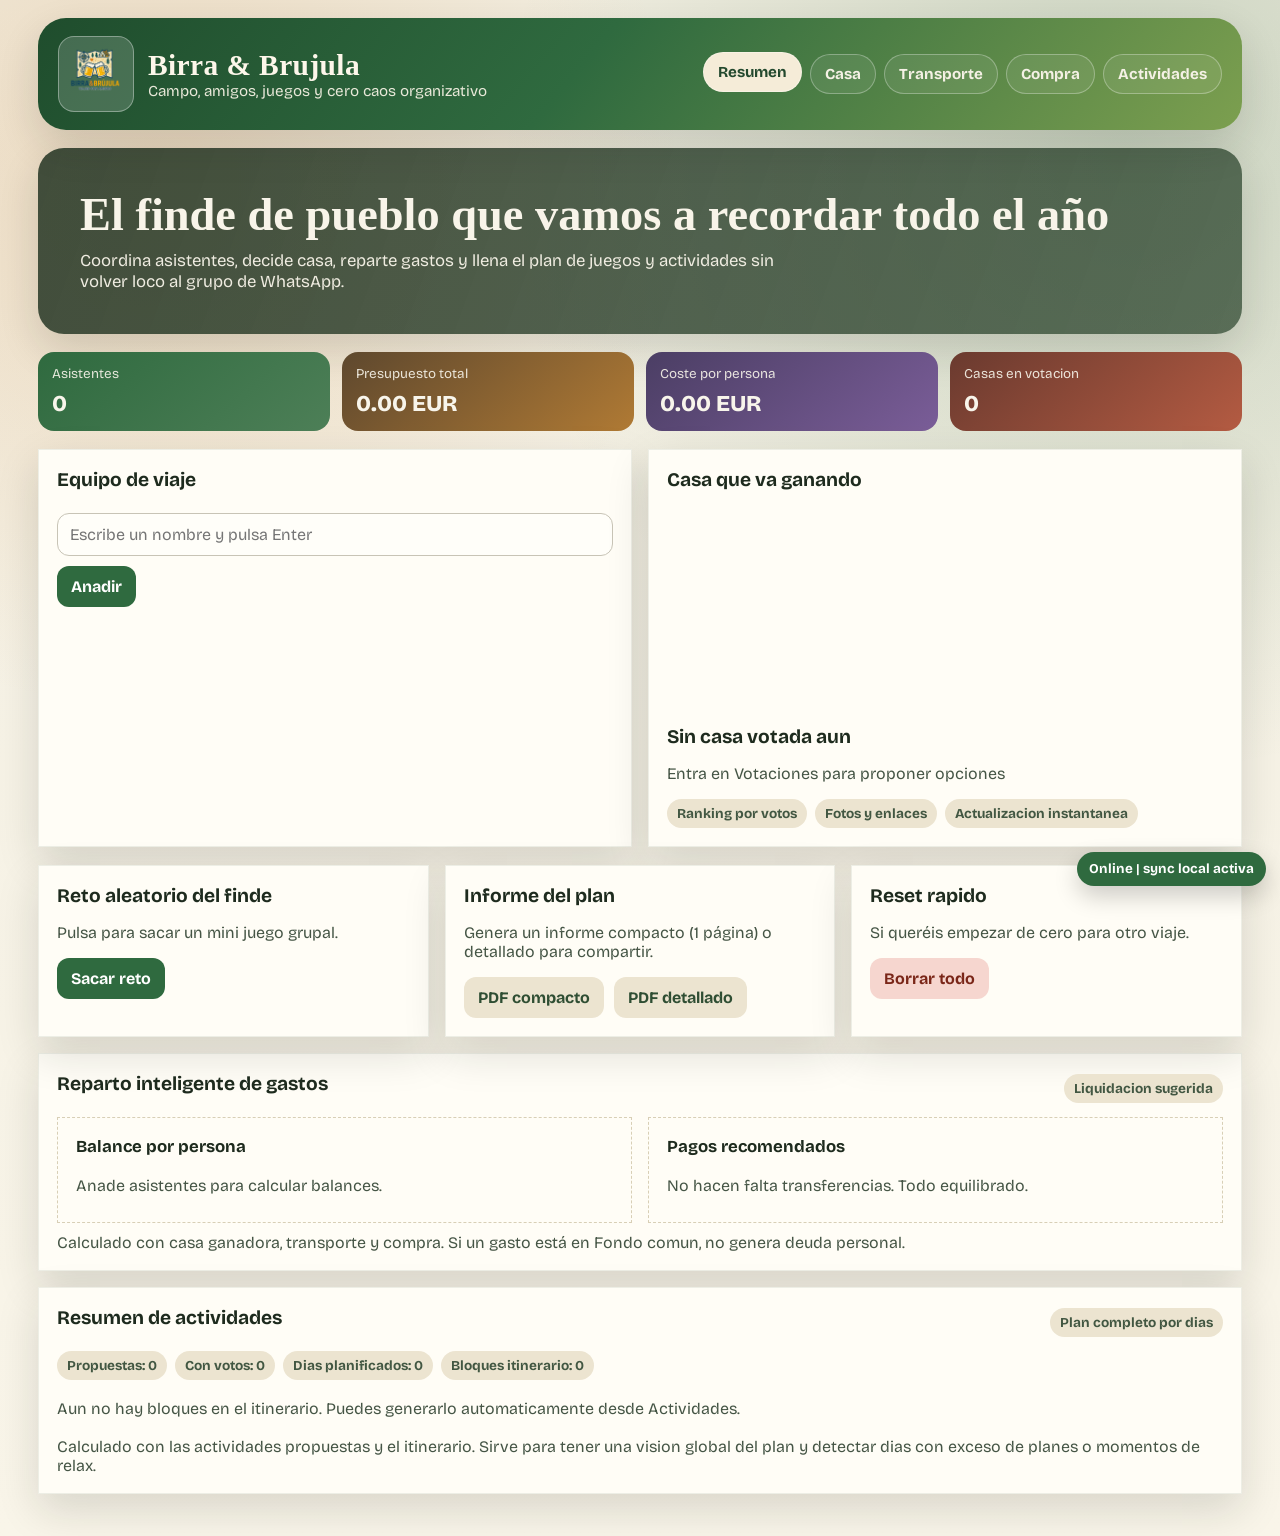
<file: index.html>
<!DOCTYPE html>
<html lang="es">
<head>
  <meta charset="UTF-8">
  <meta name="viewport" content="width=device-width, initial-scale=1.0">
  <title>Birra & Brujula | Dashboard</title>
  <link rel="icon" type="image/svg+xml" href="favicon.svg?v=4">
  <link rel="icon" type="image/png" sizes="48x48" href="favicon.png?v=4">
  <link rel="icon" type="image/png" sizes="192x192" href="favicon.png?v=4">
  <link rel="apple-touch-icon" sizes="180x180" href="favicon.png?v=4">
  <link rel="preconnect" href="https://fonts.googleapis.com">
  <link rel="preconnect" href="https://fonts.gstatic.com" crossorigin>
  <link href="https://fonts.googleapis.com/css2?family=Bricolage+Grotesque:wght@400;600;700;800&family=Permanent+Marker&display=swap" rel="stylesheet">
  <link rel="stylesheet" href="style.css">
</head>
<body data-page="home">
  <div class="page-wrap">
    <header class="topbar">
      <div class="topbar-row">
        <div class="brand">
          <div class="brand-mark">
            <img src="logo.png?v=3" alt="Logo Birra & Brujula">
          </div>
          <div>
            <h1>Birra & Brujula</h1>
            <p>Campo, amigos, juegos y cero caos organizativo</p>
          </div>
        </div>
        <nav class="nav-links">
          <a href="index.html" data-page="home">Resumen</a>
          <a href="votaciones.html" data-page="houses">Casa</a>
          <a href="transporte.html" data-page="transport">Transporte</a>
          <a href="compra.html" data-page="shopping">Compra</a>
          <a href="actividades.html" data-page="activities">Actividades</a>
        </nav>
      </div>
    </header>

    <section class="hero">
      <h2>El finde de pueblo que vamos a recordar todo el año</h2>
      <p>Coordina asistentes, decide casa, reparte gastos y llena el plan de juegos y actividades sin volver loco al grupo de WhatsApp.</p>
    </section>

    <section class="grid">
      <div class="kpis">
        <article class="kpi">
          <span class="label">Asistentes</span>
          <span class="value" id="kMembers">0</span>
        </article>
        <article class="kpi">
          <span class="label">Presupuesto total</span>
          <span class="value" id="kTotal">0.00 EUR</span>
        </article>
        <article class="kpi">
          <span class="label">Coste por persona</span>
          <span class="value" id="kPer">0.00 EUR</span>
        </article>
        <article class="kpi">
          <span class="label">Casas en votacion</span>
          <span class="value" id="kVotes">0</span>
        </article>
      </div>
    </section>

    <section class="grid cols-2">
      <article class="card">
        <div class="module-header">
          <h3>Equipo de viaje</h3>
        </div>
        <div class="row">
          <input class="field" id="memberName" type="text" placeholder="Escribe un nombre y pulsa Enter">
          <button class="btn-primary" id="addMemberBtn">Anadir</button>
        </div>
        <ul class="member-list" id="membersList"></ul>
      </article>

      <article class="card">
        <div class="module-header">
          <h3>Casa que va ganando</h3>
        </div>
        <div id="winnerImg" class="vote-image" style="border-radius:14px; height:200px;"></div>
        <h3 id="winnerTitle" style="margin-top:12px;">Sin casa votada aun</h3>
        <p class="muted" id="winnerMeta">Entra en Votaciones para proponer opciones</p>
        <div class="pill-list">
          <span class="pill">Ranking por votos</span>
          <span class="pill">Fotos y enlaces</span>
          <span class="pill">Actualizacion instantanea</span>
        </div>
      </article>
    </section>

    <section class="grid cols-3">
      <article class="card">
        <h3>Reto aleatorio del finde</h3>
        <p class="muted" id="challengeText">Pulsa para sacar un mini juego grupal.</p>
        <button class="btn-primary" id="challengeBtn">Sacar reto</button>
      </article>

      <article class="card">
        <h3>Informe del plan</h3>
        <p class="muted">Genera un informe compacto (1 página) o detallado para compartir.</p>
        <div class="row">
          <button class="btn-secondary" id="exportPdfCompactBtn">PDF compacto</button>
          <button class="btn-secondary" id="exportPdfDetailedBtn">PDF detallado</button>
        </div>
      </article>

      <article class="card">
        <h3>Reset rapido</h3>
        <p class="muted">Si queréis empezar de cero para otro viaje.</p>
        <button class="btn-danger" id="resetBtn">Borrar todo</button>
      </article>
    </section>

    <section class="card" style="margin-top:16px;">
      <div class="module-header">
        <h3>Reparto inteligente de gastos</h3>
        <span class="pill">Liquidacion sugerida</span>
      </div>
      <div class="grid cols-2" style="margin-top:0;">
        <article class="card" style="box-shadow:none; border:1px dashed #d8cfb6;">
          <h3 style="font-size:1.05rem;">Balance por persona</h3>
          <ul id="balanceList" class="member-list"></ul>
        </article>
        <article class="card" style="box-shadow:none; border:1px dashed #d8cfb6;">
          <h3 style="font-size:1.05rem;">Pagos recomendados</h3>
          <ul id="settlementList" class="member-list"></ul>
        </article>
      </div>
      <p class="muted" style="margin:10px 0 0;">Calculado con casa ganadora, transporte y compra. Si un gasto está en Fondo comun, no genera deuda personal.</p>
    </section>

    <section class="card" style="margin-top:16px;">
      <div class="module-header">
        <h3>Resumen de actividades</h3>
        <span class="pill">Plan completo por dias</span>
      </div>
      <div id="activitySummaryStats" class="pill-list" style="margin-bottom:10px;"></div>
      <ul id="activitySummary" class="member-list"></ul>
      <p class="muted" style="margin:10px 0 0;">Calculado con las actividades propuestas y el itinerario. Sirve para tener una vision global del plan y detectar dias con exceso de planes o momentos de relax.</p>
    </section>
  </div>
  <script src="app.js"></script>
</body>
</html>
</file>
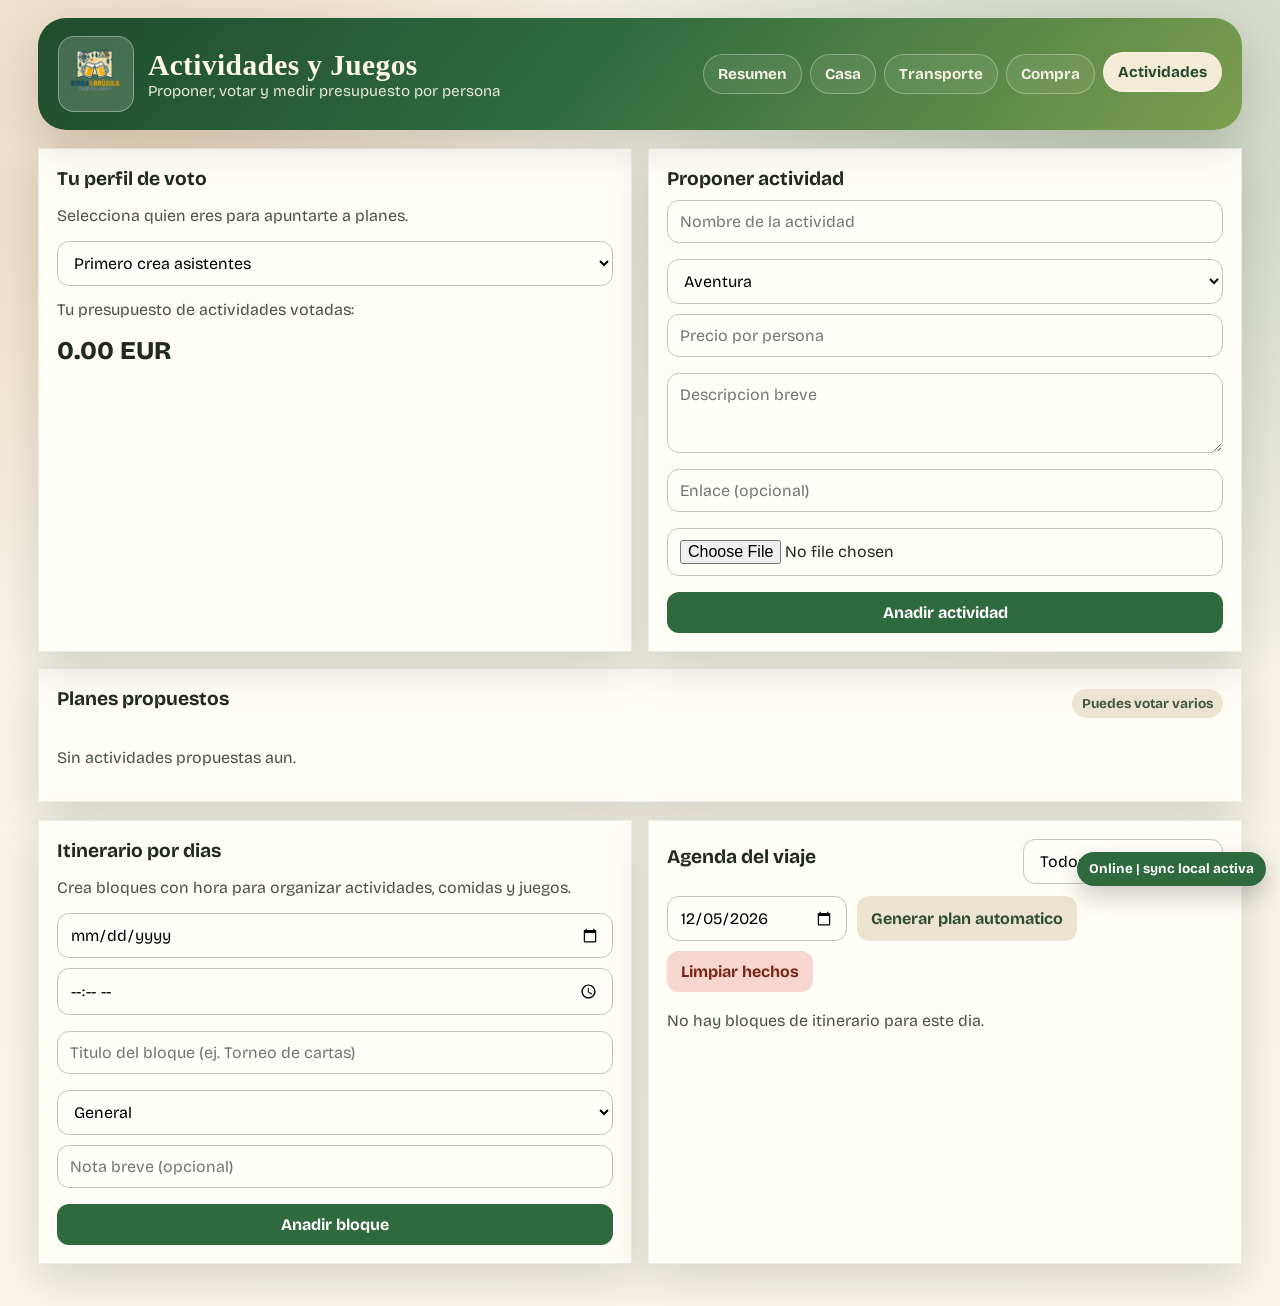
<file: actividades.html>
<!DOCTYPE html>
<html lang="es">
<head>
  <meta charset="UTF-8">
  <meta name="viewport" content="width=device-width, initial-scale=1.0">
  <title>Birra & Brujula | Actividades</title>
  <link rel="icon" type="image/svg+xml" href="favicon.svg?v=4">
  <link rel="icon" type="image/png" sizes="48x48" href="favicon.png?v=4">
  <link rel="icon" type="image/png" sizes="192x192" href="favicon.png?v=4">
  <link rel="apple-touch-icon" sizes="180x180" href="favicon.png?v=4">
  <link rel="preconnect" href="https://fonts.googleapis.com">
  <link rel="preconnect" href="https://fonts.gstatic.com" crossorigin>
  <link href="https://fonts.googleapis.com/css2?family=Bricolage+Grotesque:wght@400;600;700;800&family=Permanent+Marker&display=swap" rel="stylesheet">
  <link rel="stylesheet" href="style.css">
</head>
<body data-page="activities">
  <div class="page-wrap">
    <header class="topbar">
      <div class="topbar-row">
        <div class="brand">
          <div class="brand-mark">
            <img src="logo.png?v=3" alt="Logo Birra & Brujula">
          </div>
          <div>
            <h1>Actividades y Juegos</h1>
            <p>Proponer, votar y medir presupuesto por persona</p>
          </div>
        </div>
        <nav class="nav-links">
          <a href="index.html" data-page="home">Resumen</a>
          <a href="votaciones.html" data-page="houses">Casa</a>
          <a href="transporte.html" data-page="transport">Transporte</a>
          <a href="compra.html" data-page="shopping">Compra</a>
          <a href="actividades.html" data-page="activities">Actividades</a>
        </nav>
      </div>
    </header>

    <section class="grid cols-2">
      <article class="card">
        <h3>Tu perfil de voto</h3>
        <p class="muted">Selecciona quien eres para apuntarte a planes.</p>
        <select id="actUser" data-member-select></select>
        <p style="margin-top:14px;" class="muted">Tu presupuesto de actividades votadas:</p>
        <p id="myActTotal" style="font-size:1.6rem; font-weight:800; margin:0;">0.00 EUR</p>
      </article>

      <article class="card">
        <h3>Proponer actividad</h3>
        <form id="actForm" class="grid" style="margin-top:8px;">
          <input class="field" id="aName" type="text" placeholder="Nombre de la actividad" required>
          <div class="row">
            <select class="field" id="aCat">
              <option value="Aventura">Aventura</option>
              <option value="Juegos de grupo">Juegos de grupo</option>
              <option value="Naturaleza">Naturaleza</option>
              <option value="Relax">Relax</option>
              <option value="Nocturno">Nocturno</option>
            </select>
            <input class="field" id="aPrice" type="number" step="0.01" min="1" placeholder="Precio por persona" required>
          </div>
          <textarea id="aDesc" placeholder="Descripcion breve"></textarea>
          <input class="field" id="aUrl" type="url" placeholder="Enlace (opcional)">
          <input class="field" id="aImg" type="file" accept="image/*">
          <button class="btn-primary" type="submit">Anadir actividad</button>
        </form>
      </article>
    </section>

    <section class="card" style="margin-top:16px;">
      <div class="module-header">
        <h3>Planes propuestos</h3>
        <span class="pill">Puedes votar varios</span>
      </div>
      <div class="cards-grid" id="actCards"></div>
    </section>

    <section class="grid cols-2">
      <article class="card">
        <h3>Itinerario por dias</h3>
        <p class="muted">Crea bloques con hora para organizar actividades, comidas y juegos.</p>
        <form id="itForm" class="grid" style="margin-top:8px;">
          <div class="row">
            <input class="field" id="itDate" type="date" required>
            <input class="field" id="itTime" type="time" required>
          </div>
          <input class="field" id="itTitle" type="text" placeholder="Titulo del bloque (ej. Torneo de cartas)" required>
          <div class="row">
            <select class="field" id="itArea">
              <option value="General">General</option>
              <option value="Comida">Comida</option>
              <option value="Juego">Juego</option>
              <option value="Actividad exterior">Actividad exterior</option>
              <option value="Descanso">Descanso</option>
            </select>
            <input class="field" id="itNote" type="text" maxlength="140" placeholder="Nota breve (opcional)">
          </div>
          <button class="btn-primary" type="submit">Anadir bloque</button>
        </form>
      </article>

      <article class="card">
        <div class="module-header">
          <h3>Agenda del viaje</h3>
          <select id="itDayFilter" class="field" style="max-width: 200px;"></select>
        </div>
        <div class="row" style="margin-bottom:10px;">
          <input class="field" id="autoDateStart" type="date" style="max-width:180px;">
          <button class="btn-secondary" id="autoPlanBtn" type="button">Generar plan automatico</button>
          <button class="btn-danger" id="clearDoneBtn" type="button">Limpiar hechos</button>
        </div>
        <ul id="itList" class="member-list"></ul>
      </article>
    </section>
  </div>

  <script src="app.js"></script>
</body>
</html>
</file>
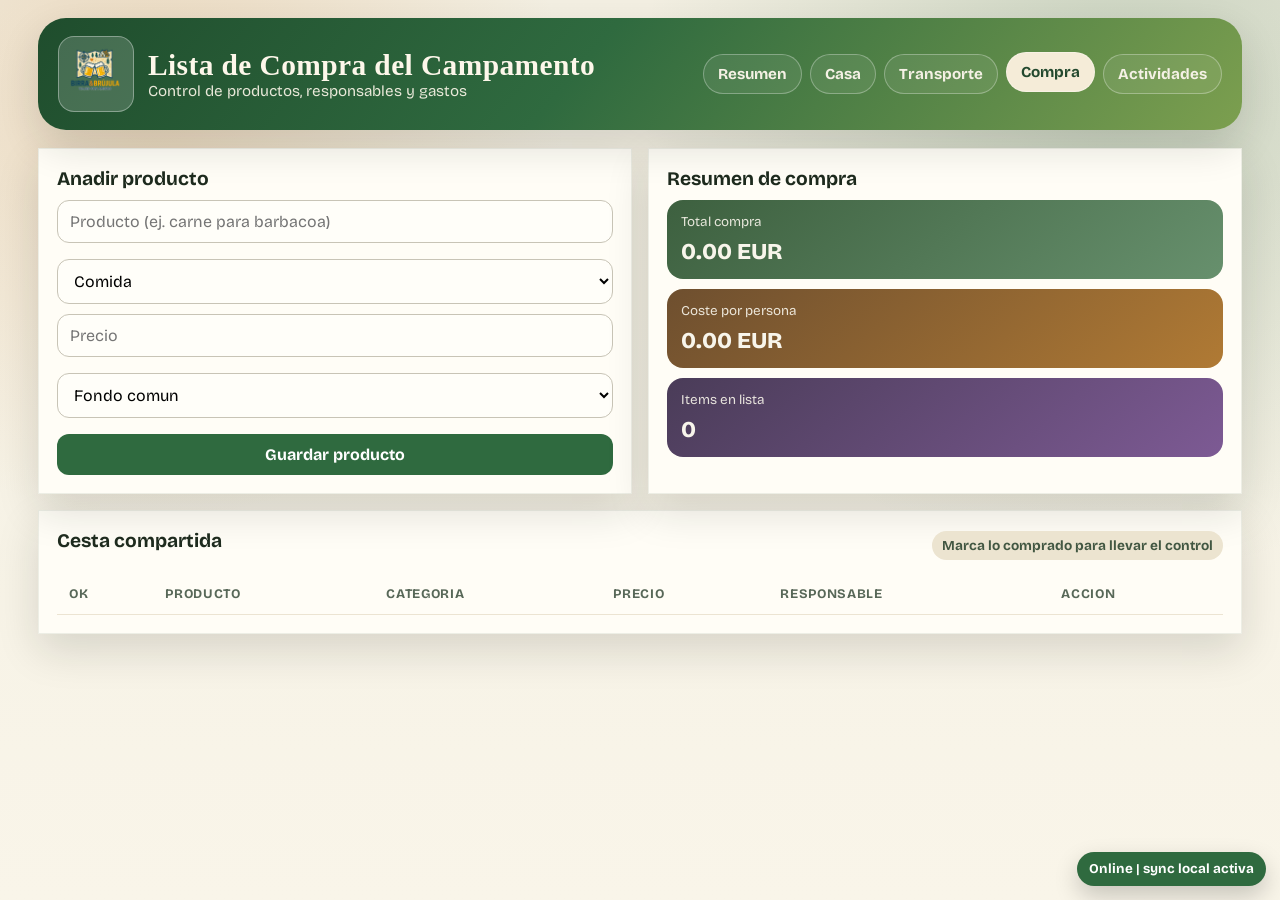
<file: compra.html>
<!DOCTYPE html>
<html lang="es">
<head>
  <meta charset="UTF-8">
  <meta name="viewport" content="width=device-width, initial-scale=1.0">
  <title>Birra & Brujula | Compra</title>
  <link rel="icon" type="image/svg+xml" href="favicon.svg?v=4">
  <link rel="icon" type="image/png" sizes="48x48" href="favicon.png?v=4">
  <link rel="icon" type="image/png" sizes="192x192" href="favicon.png?v=4">
  <link rel="apple-touch-icon" sizes="180x180" href="favicon.png?v=4">
  <link rel="preconnect" href="https://fonts.googleapis.com">
  <link rel="preconnect" href="https://fonts.gstatic.com" crossorigin>
  <link href="https://fonts.googleapis.com/css2?family=Bricolage+Grotesque:wght@400;600;700;800&family=Permanent+Marker&display=swap" rel="stylesheet">
  <link rel="stylesheet" href="style.css">
</head>
<body data-page="shopping">
  <div class="page-wrap">
    <header class="topbar">
      <div class="topbar-row">
        <div class="brand">
          <div class="brand-mark">
            <img src="logo.png?v=3" alt="Logo Birra & Brujula">
          </div>
          <div>
            <h1>Lista de Compra del Campamento</h1>
            <p>Control de productos, responsables y gastos</p>
          </div>
        </div>
        <nav class="nav-links">
          <a href="index.html" data-page="home">Resumen</a>
          <a href="votaciones.html" data-page="houses">Casa</a>
          <a href="transporte.html" data-page="transport">Transporte</a>
          <a href="compra.html" data-page="shopping">Compra</a>
          <a href="actividades.html" data-page="activities">Actividades</a>
        </nav>
      </div>
    </header>

    <section class="grid cols-2">
      <article class="card">
        <h3>Anadir producto</h3>
        <form id="shopForm" class="grid" style="margin-top:8px;">
          <input class="field" id="sName" type="text" placeholder="Producto (ej. carne para barbacoa)" required>
          <div class="row">
            <select class="field" id="sCat">
              <option value="Comida">Comida</option>
              <option value="Bebida">Bebida</option>
              <option value="Higiene">Higiene</option>
              <option value="Juegos">Juegos</option>
              <option value="Otros">Otros</option>
            </select>
            <input class="field" id="sPrice" type="number" step="0.01" min="0.01" placeholder="Precio" required>
          </div>
          <select class="field" id="sPayer"></select>
          <button class="btn-primary" type="submit">Guardar producto</button>
        </form>
      </article>

      <article class="card">
        <h3>Resumen de compra</h3>
        <div class="kpis" style="grid-template-columns:1fr; gap:10px;">
          <article class="kpi" style="background:linear-gradient(140deg,#3d603f,#67906d);">
            <span class="label">Total compra</span>
            <span class="value" id="sTotal">0.00 EUR</span>
          </article>
          <article class="kpi" style="background:linear-gradient(140deg,#6e4f2f,#b07a34);">
            <span class="label">Coste por persona</span>
            <span class="value" id="sPer">0.00 EUR</span>
          </article>
          <article class="kpi" style="background:linear-gradient(140deg,#4a3c58,#7d5a94);">
            <span class="label">Items en lista</span>
            <span class="value" id="sCount">0</span>
          </article>
        </div>
      </article>
    </section>

    <section class="card" style="margin-top:16px;">
      <div class="module-header">
        <h3>Cesta compartida</h3>
        <span class="pill">Marca lo comprado para llevar el control</span>
      </div>
      <div class="table-wrap">
        <table>
          <thead>
            <tr>
              <th>OK</th>
              <th>Producto</th>
              <th>Categoria</th>
              <th>Precio</th>
              <th>Responsable</th>
              <th>Accion</th>
            </tr>
          </thead>
          <tbody id="shopBody"></tbody>
        </table>
      </div>
    </section>
  </div>

  <script src="app.js"></script>
</body>
</html>
</file>
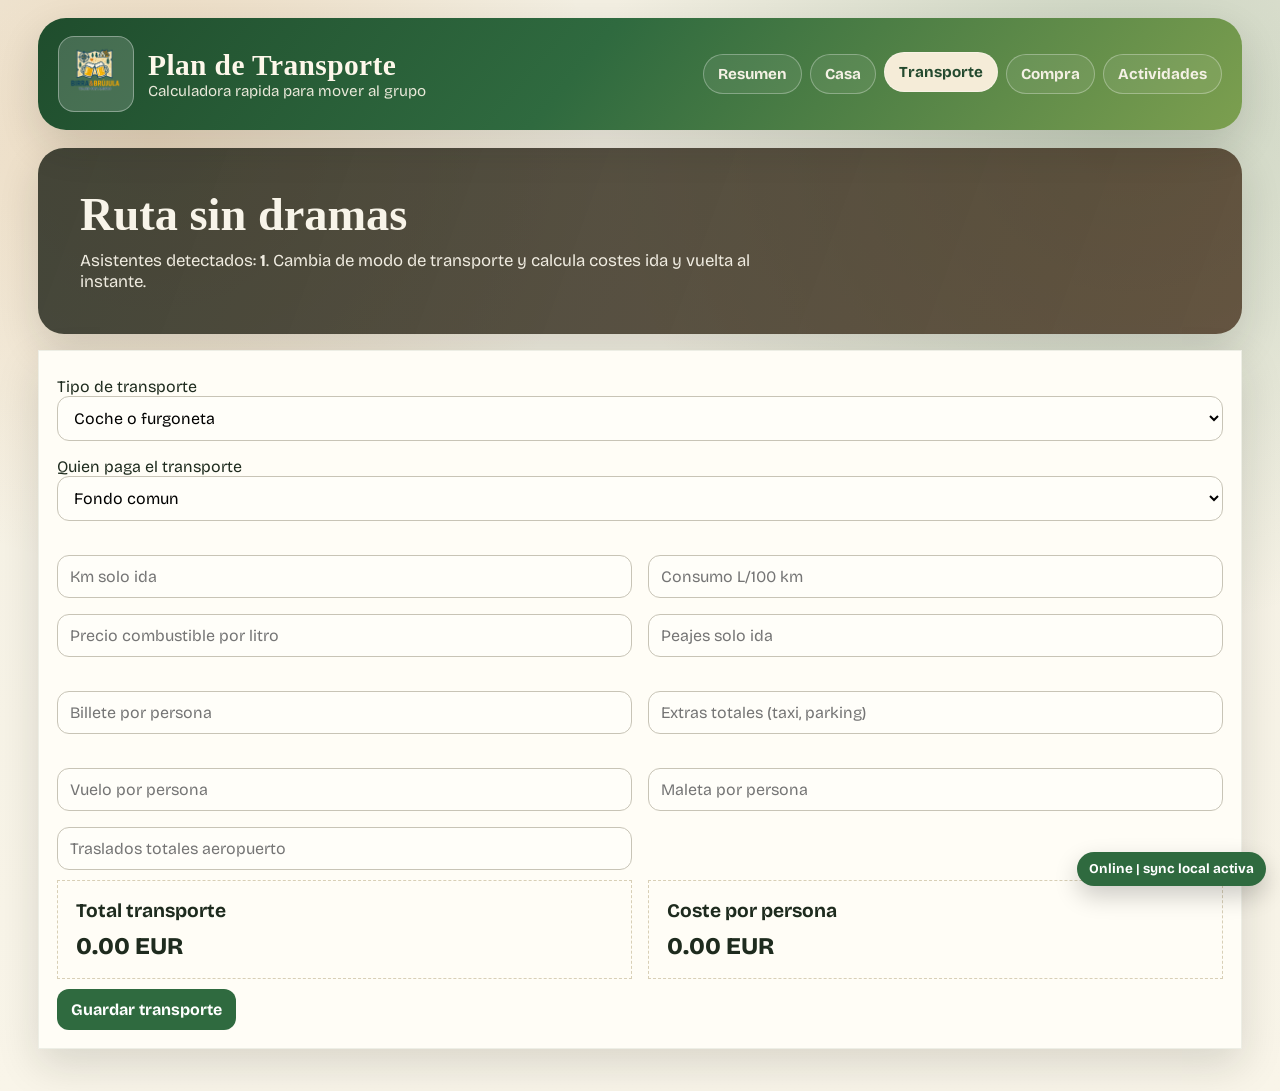
<file: transporte.html>
<!DOCTYPE html>
<html lang="es">
<head>
  <meta charset="UTF-8">
  <meta name="viewport" content="width=device-width, initial-scale=1.0">
  <title>Birra & Brujula | Transporte</title>
  <link rel="icon" type="image/svg+xml" href="favicon.svg?v=4">
  <link rel="icon" type="image/png" sizes="48x48" href="favicon.png?v=4">
  <link rel="icon" type="image/png" sizes="192x192" href="favicon.png?v=4">
  <link rel="apple-touch-icon" sizes="180x180" href="favicon.png?v=4">
  <link rel="preconnect" href="https://fonts.googleapis.com">
  <link rel="preconnect" href="https://fonts.gstatic.com" crossorigin>
  <link href="https://fonts.googleapis.com/css2?family=Bricolage+Grotesque:wght@400;600;700;800&family=Permanent+Marker&display=swap" rel="stylesheet">
  <link rel="stylesheet" href="style.css">
</head>
<body data-page="transport">
  <div class="page-wrap">
    <header class="topbar">
      <div class="topbar-row">
        <div class="brand">
          <div class="brand-mark">
            <img src="logo.png?v=3" alt="Logo Birra & Brujula">
          </div>
          <div>
            <h1>Plan de Transporte</h1>
            <p>Calculadora rapida para mover al grupo</p>
          </div>
        </div>
        <nav class="nav-links">
          <a href="index.html" data-page="home">Resumen</a>
          <a href="votaciones.html" data-page="houses">Casa</a>
          <a href="transporte.html" data-page="transport">Transporte</a>
          <a href="compra.html" data-page="shopping">Compra</a>
          <a href="actividades.html" data-page="activities">Actividades</a>
        </nav>
      </div>
    </header>

    <section class="hero" style="background:linear-gradient(110deg, rgba(30,35,24,0.82), rgba(66,45,24,0.78)), url('https://images.unsplash.com/photo-1530046339160-ce3e530c7d2f?auto=format&fit=crop&w=1600&q=80') center/cover; margin-bottom:16px;">
      <h2>Ruta sin dramas</h2>
      <p>Asistentes detectados: <b id="tAttendees">1</b>. Cambia de modo de transporte y calcula costes ida y vuelta al instante.</p>
    </section>

    <section class="card">
      <form id="transportForm" class="grid" style="margin-top:8px;">
        <label>
          Tipo de transporte
          <select id="tType" class="field">
            <option value="coche">Coche o furgoneta</option>
            <option value="tren">Tren</option>
            <option value="avion">Avion</option>
          </select>
        </label>

        <label>
          Quien paga el transporte
          <select id="tPayer" class="field" data-member-select data-allow-common="true">
            <option value="Fondo comun">Fondo comun</option>
          </select>
        </label>

        <div data-t-form="coche" class="grid cols-2">
          <input class="field" id="cKm" type="number" min="0" step="1" placeholder="Km solo ida">
          <input class="field" id="cCons" type="number" min="0" step="0.1" placeholder="Consumo L/100 km">
          <input class="field" id="cGas" type="number" min="0" step="0.01" placeholder="Precio combustible por litro">
          <input class="field" id="cToll" type="number" min="0" step="0.01" placeholder="Peajes solo ida">
        </div>

        <div data-t-form="tren" class="grid cols-2" hidden>
          <input class="field" id="bTicket" type="number" min="0" step="0.01" placeholder="Billete por persona">
          <input class="field" id="bExtra" type="number" min="0" step="0.01" placeholder="Extras totales (taxi, parking)">
        </div>

        <div data-t-form="avion" class="grid cols-2" hidden>
          <input class="field" id="aTicket" type="number" min="0" step="0.01" placeholder="Vuelo por persona">
          <input class="field" id="aBag" type="number" min="0" step="0.01" placeholder="Maleta por persona">
          <input class="field" id="aTransfer" type="number" min="0" step="0.01" placeholder="Traslados totales aeropuerto">
        </div>
      </form>

      <div class="grid cols-2" style="margin-top:10px;">
        <article class="card" style="box-shadow:none; border:1px dashed #d8cfb6;">
          <h3>Total transporte</h3>
          <p id="tTotal" style="font-size:1.5rem; font-weight:800; margin:0;">0.00 EUR</p>
        </article>
        <article class="card" style="box-shadow:none; border:1px dashed #d8cfb6;">
          <h3>Coste por persona</h3>
          <p id="tPer" style="font-size:1.5rem; font-weight:800; margin:0;">0.00 EUR</p>
        </article>
      </div>

      <button class="btn-primary" id="saveTransport" type="button" style="margin-top:10px;">Guardar transporte</button>
    </section>
  </div>

  <script src="app.js"></script>
</body>
</html>
</file>
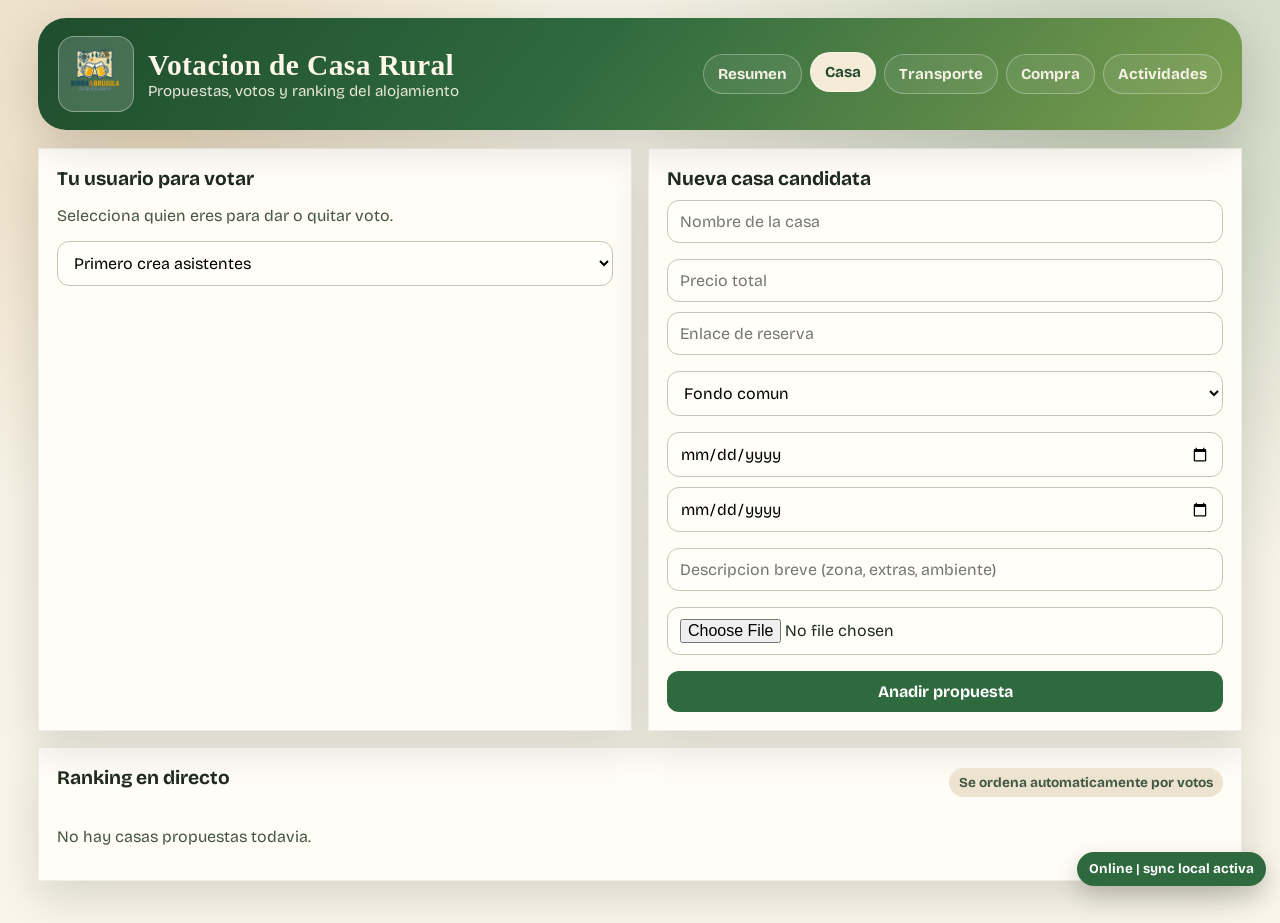
<file: votaciones.html>
<!DOCTYPE html>
<html lang="es">
<head>
  <meta charset="UTF-8">
  <meta name="viewport" content="width=device-width, initial-scale=1.0">
  <title>Birra & Brujula | Votacion de Casa</title>
  <link rel="icon" type="image/svg+xml" href="favicon.svg?v=4">
  <link rel="icon" type="image/png" sizes="48x48" href="favicon.png?v=4">
  <link rel="icon" type="image/png" sizes="192x192" href="favicon.png?v=4">
  <link rel="apple-touch-icon" sizes="180x180" href="favicon.png?v=4">
  <link rel="preconnect" href="https://fonts.googleapis.com">
  <link rel="preconnect" href="https://fonts.gstatic.com" crossorigin>
  <link href="https://fonts.googleapis.com/css2?family=Bricolage+Grotesque:wght@400;600;700;800&family=Permanent+Marker&display=swap" rel="stylesheet">
  <link rel="stylesheet" href="style.css">
</head>
<body data-page="houses">
  <div class="page-wrap">
    <header class="topbar">
      <div class="topbar-row">
        <div class="brand">
          <div class="brand-mark">
            <img src="logo.png?v=3" alt="Logo Birra & Brujula">
          </div>
          <div>
            <h1>Votacion de Casa Rural</h1>
            <p>Propuestas, votos y ranking del alojamiento</p>
          </div>
        </div>
        <nav class="nav-links">
          <a href="index.html" data-page="home">Resumen</a>
          <a href="votaciones.html" data-page="houses">Casa</a>
          <a href="transporte.html" data-page="transport">Transporte</a>
          <a href="compra.html" data-page="shopping">Compra</a>
          <a href="actividades.html" data-page="activities">Actividades</a>
        </nav>
      </div>
    </header>

    <section class="grid cols-2">
      <article class="card">
        <h3>Tu usuario para votar</h3>
        <p class="muted">Selecciona quien eres para dar o quitar voto.</p>
        <select id="houseUser" data-member-select></select>
      </article>

      <article class="card">
        <h3>Nueva casa candidata</h3>
        <form id="houseForm" class="grid" style="margin-top:8px;">
          <input class="field" id="hName" type="text" placeholder="Nombre de la casa" required>
          <div class="row">
            <input class="field" id="hPrice" type="number" step="0.01" min="1" placeholder="Precio total" required>
            <input class="field" id="hUrl" type="url" placeholder="Enlace de reserva">
          </div>
          <select class="field" id="hPayer" data-member-select data-allow-common="true">
            <option value="Fondo comun">Fondo comun</option>
          </select>
          <div class="row">
            <input class="field" id="hDateFrom" type="date" placeholder="Fecha desde">
            <input class="field" id="hDateTo" type="date" placeholder="Fecha hasta">
          </div>
          <div class="row">
            <input class="field" id="hDesc" type="text" maxlength="120" placeholder="Descripcion breve (zona, extras, ambiente)">
          </div>
          <input class="field" id="hImg" type="file" accept="image/*">
          <button class="btn-primary" type="submit">Anadir propuesta</button>
        </form>
      </article>
    </section>

    <section class="card" style="margin-top:16px;">
      <div class="module-header">
        <h3>Ranking en directo</h3>
        <span class="pill">Se ordena automaticamente por votos</span>
      </div>
      <div class="cards-grid" id="houseCards"></div>
    </section>
  </div>

  <script src="app.js"></script>
</body>
</html>
</file>
<file: style.css>
:root {
  --bg: #f3efe2;
  --bg-strong: #e9dfc8;
  --ink: #1e2b1e;
  --ink-soft: #455545;
  --card: #fffdf6;
  --brand: #2f6a3f;
  --brand-2: #c67a2b;
  --accent: #8b3f2f;
  --ok: #2f8f4e;
  --warn: #b44a2f;
  --shadow: 0 16px 40px rgba(24, 27, 18, 0.14);
}

* {
  box-sizing: border-box;
}

body {
  margin: 0;
  color: var(--ink);
  background:
    radial-gradient(circle at 12% 12%, rgba(198, 122, 43, 0.2), transparent 30%),
    radial-gradient(circle at 88% 10%, rgba(47, 106, 63, 0.22), transparent 35%),
    linear-gradient(180deg, var(--bg) 0%, #f9f5e9 100%);
  font-family: "Bricolage Grotesque", "Trebuchet MS", sans-serif;
  min-height: 100vh;
}

.page-wrap {
  max-width: 1240px;
  margin: 0 auto;
  padding: 18px 18px 42px;
}

.topbar {
  border-radius: 28px;
  background: linear-gradient(130deg, #1f4d2d 0%, #2f6a3f 45%, #7c9f4f 100%);
  color: #fdf7ea;
  padding: 18px 20px;
  box-shadow: var(--shadow);
  position: sticky;
  top: 12px;
  z-index: 20;
}

.topbar-row {
  display: flex;
  align-items: center;
  justify-content: space-between;
  gap: 12px;
  flex-wrap: wrap;
}

.brand {
  display: flex;
  align-items: center;
  gap: 14px;
}

.brand-mark {
  width: 76px;
  height: 76px;
  border-radius: 16px;
  display: grid;
  place-items: center;
  padding: 6px;
  background: rgba(255, 255, 255, 0.17);
  border: 1px solid rgba(255, 255, 255, 0.35);
}

.brand-mark img {
  width: 100%;
  height: 100%;
  object-fit: contain;
  display: block;
}

.brand h1 {
  margin: 0;
  font-family: "Permanent Marker", "Comic Sans MS", cursive;
  letter-spacing: 0.4px;
  font-size: clamp(1.25rem, 2.3vw, 1.85rem);
}

.brand p {
  margin: 0;
  opacity: 0.9;
  font-size: 0.95rem;
}

.nav-links {
  display: flex;
  gap: 8px;
  flex-wrap: wrap;
}

.nav-links a {
  text-decoration: none;
  color: #f5f1e5;
  padding: 10px 14px;
  border-radius: 999px;
  border: 1px solid rgba(255, 255, 255, 0.3);
  background: rgba(255, 255, 255, 0.08);
  font-weight: 700;
  font-size: 0.95rem;
  transition: transform 0.2s ease, background 0.2s ease;
}

.nav-links a:hover,
.nav-links a.active {
  background: #f5ecd8;
  color: #23492e;
  transform: translateY(-2px);
}

.hero {
  margin-top: 18px;
  background:
    linear-gradient(110deg, rgba(27, 45, 28, 0.82), rgba(40, 66, 42, 0.72)),
    url("https://images.unsplash.com/photo-1441974231531-c6227db76b6e?auto=format&fit=crop&w=1600&q=80") center/cover;
  border-radius: 26px;
  padding: clamp(22px, 4vw, 42px);
  box-shadow: var(--shadow);
  color: #f8f4e9;
}

.hero h2 {
  margin: 0 0 10px;
  font-family: "Permanent Marker", "Comic Sans MS", cursive;
  font-size: clamp(1.6rem, 4.5vw, 2.9rem);
  line-height: 1.08;
}

.hero p {
  margin: 0;
  max-width: 720px;
  font-size: 1.05rem;
  opacity: 0.95;
}

.grid {
  margin-top: 18px;
  display: grid;
  gap: 16px;
}

.grid.cols-2 {
  grid-template-columns: repeat(2, minmax(0, 1fr));
}

.grid.cols-3 {
  grid-template-columns: repeat(3, minmax(0, 1fr));
}

.card {
  background: var(--card);
  border-radius: var(--radius);
  border: 1px solid rgba(36, 62, 35, 0.08);
  box-shadow: var(--shadow);
  padding: 18px;
}

.card h3 {
  margin: 0 0 10px;
  font-size: 1.2rem;
}

.muted {
  color: var(--ink-soft);
}

.kpis {
  display: grid;
  grid-template-columns: repeat(4, minmax(0, 1fr));
  gap: 12px;
}

.kpi {
  border-radius: 16px;
  padding: 14px;
  color: #f8f5eb;
  background: linear-gradient(140deg, #2f6a3f, #4d7f57);
}

.kpi:nth-child(2) {
  background: linear-gradient(140deg, #5e482e, #b07a34);
}

.kpi:nth-child(3) {
  background: linear-gradient(140deg, #4b3e64, #7a5d98);
}

.kpi:nth-child(4) {
  background: linear-gradient(140deg, #6a3a2f, #b45b42);
}

.kpi .label {
  display: block;
  font-size: 0.84rem;
  opacity: 0.9;
}

.kpi .value {
  display: block;
  margin-top: 8px;
  font-weight: 800;
  font-size: 1.42rem;
}

.row {
  display: flex;
  gap: 10px;
  flex-wrap: wrap;
}

input,
select,
button,
textarea {
  font: inherit;
}

.field,
select,
textarea {
  width: 100%;
  border: 1px solid #c8c4b6;
  border-radius: 12px;
  padding: 11px 12px;
  background: #fffef9;
}

textarea {
  min-height: 80px;
  resize: vertical;
}

button {
  border: 0;
  border-radius: 12px;
  padding: 11px 14px;
  cursor: pointer;
  font-weight: 700;
}

.btn-primary {
  background: var(--brand);
  color: #fff;
}

.btn-secondary {
  background: #ece4d0;
  color: #2f4e33;
}

.btn-danger {
  background: #f6d6cf;
  color: #7a2618;
}

.member-list,
.item-list,
.vote-list {
  margin: 0;
  padding: 0;
  list-style: none;
}

.member-list li,
.item-list li {
  display: flex;
  align-items: center;
  justify-content: space-between;
  gap: 8px;
  padding: 9px 0;
  border-bottom: 1px dashed #e3dece;
}

.member-list li:last-child,
.item-list li:last-child {
  border-bottom: 0;
}

.module-header {
  display: flex;
  align-items: center;
  justify-content: space-between;
  gap: 10px;
  margin-bottom: 12px;
}

.cards-grid {
  display: grid;
  gap: 14px;
  grid-template-columns: repeat(auto-fill, minmax(250px, 1fr));
}

.vote-card {
  border-radius: 16px;
  overflow: hidden;
  background: #fffdf7;
  border: 1px solid #e8e1d0;
  box-shadow: 0 10px 24px rgba(37, 35, 28, 0.11);
  animation: popIn 0.35s ease;
}

.vote-image {
  height: 150px;
  background-size: cover;
  background-position: center;
}

.vote-content {
  padding: 12px;
}

.vote-content h4 {
  margin: 0 0 4px;
  font-size: 1.08rem;
}

.badge {
  display: inline-block;
  font-size: 0.8rem;
  border-radius: 999px;
  padding: 4px 10px;
  background: #e8f2e8;
  color: #245334;
  font-weight: 700;
}

.voters {
  margin-top: 8px;
  font-size: 0.88rem;
  color: #607061;
  min-height: 34px;
}

.vote-actions {
  display: flex;
  gap: 8px;
  margin-top: 10px;
}

.vote-actions button,
.vote-actions a {
  flex: 1;
  text-align: center;
  text-decoration: none;
  padding: 9px 10px;
  border-radius: 10px;
  font-weight: 700;
  font-size: 0.92rem;
}

.vote-actions a {
  background: #ede5d3;
  color: #5a4928;
}

.vote-actions button.active {
  background: var(--ok);
  color: #fff;
}

.table-wrap {
  overflow-x: auto;
}

table {
  width: 100%;
  border-collapse: collapse;
  min-width: 700px;
}

th,
td {
  text-align: left;
  padding: 12px;
  border-bottom: 1px solid #ece4d2;
}

th {
  font-size: 0.82rem;
  text-transform: uppercase;
  letter-spacing: 0.05em;
  color: #586858;
}

tr.checked {
  opacity: 0.6;
}

tr.checked td.name {
  text-decoration: line-through;
}

.footer-note {
  margin-top: 18px;
  text-align: center;
  color: #5b6a5b;
  font-size: 0.9rem;
}

.pill-list {
  display: flex;
  gap: 8px;
  flex-wrap: wrap;
}

.pill {
  background: #ece4d0;
  color: #425742;
  border-radius: 999px;
  padding: 6px 10px;
  font-size: 0.85rem;
  font-weight: 700;
}

.itinerary-item {
  align-items: flex-start;
}

.connection-badge {
  position: fixed;
  right: 14px;
  bottom: 14px;
  z-index: 50;
  background: #2f6a3f;
  color: #fff;
  padding: 9px 12px;
  border-radius: 999px;
  font-size: 0.84rem;
  font-weight: 700;
  box-shadow: 0 10px 24px rgba(0, 0, 0, 0.2);
}

.connection-badge.offline {
  background: #8b3f2f;
}

@keyframes popIn {
  from {
    opacity: 0;
    transform: translateY(10px) scale(0.98);
  }
  to {
    opacity: 1;
    transform: translateY(0) scale(1);
  }
}

@media (max-width: 980px) {
  .grid.cols-2,
  .grid.cols-3,
  .kpis {
    grid-template-columns: 1fr;
  }

  .topbar {
    position: static;
  }

  .brand-mark {
    width: 62px;
    height: 62px;
  }
}
</file>
